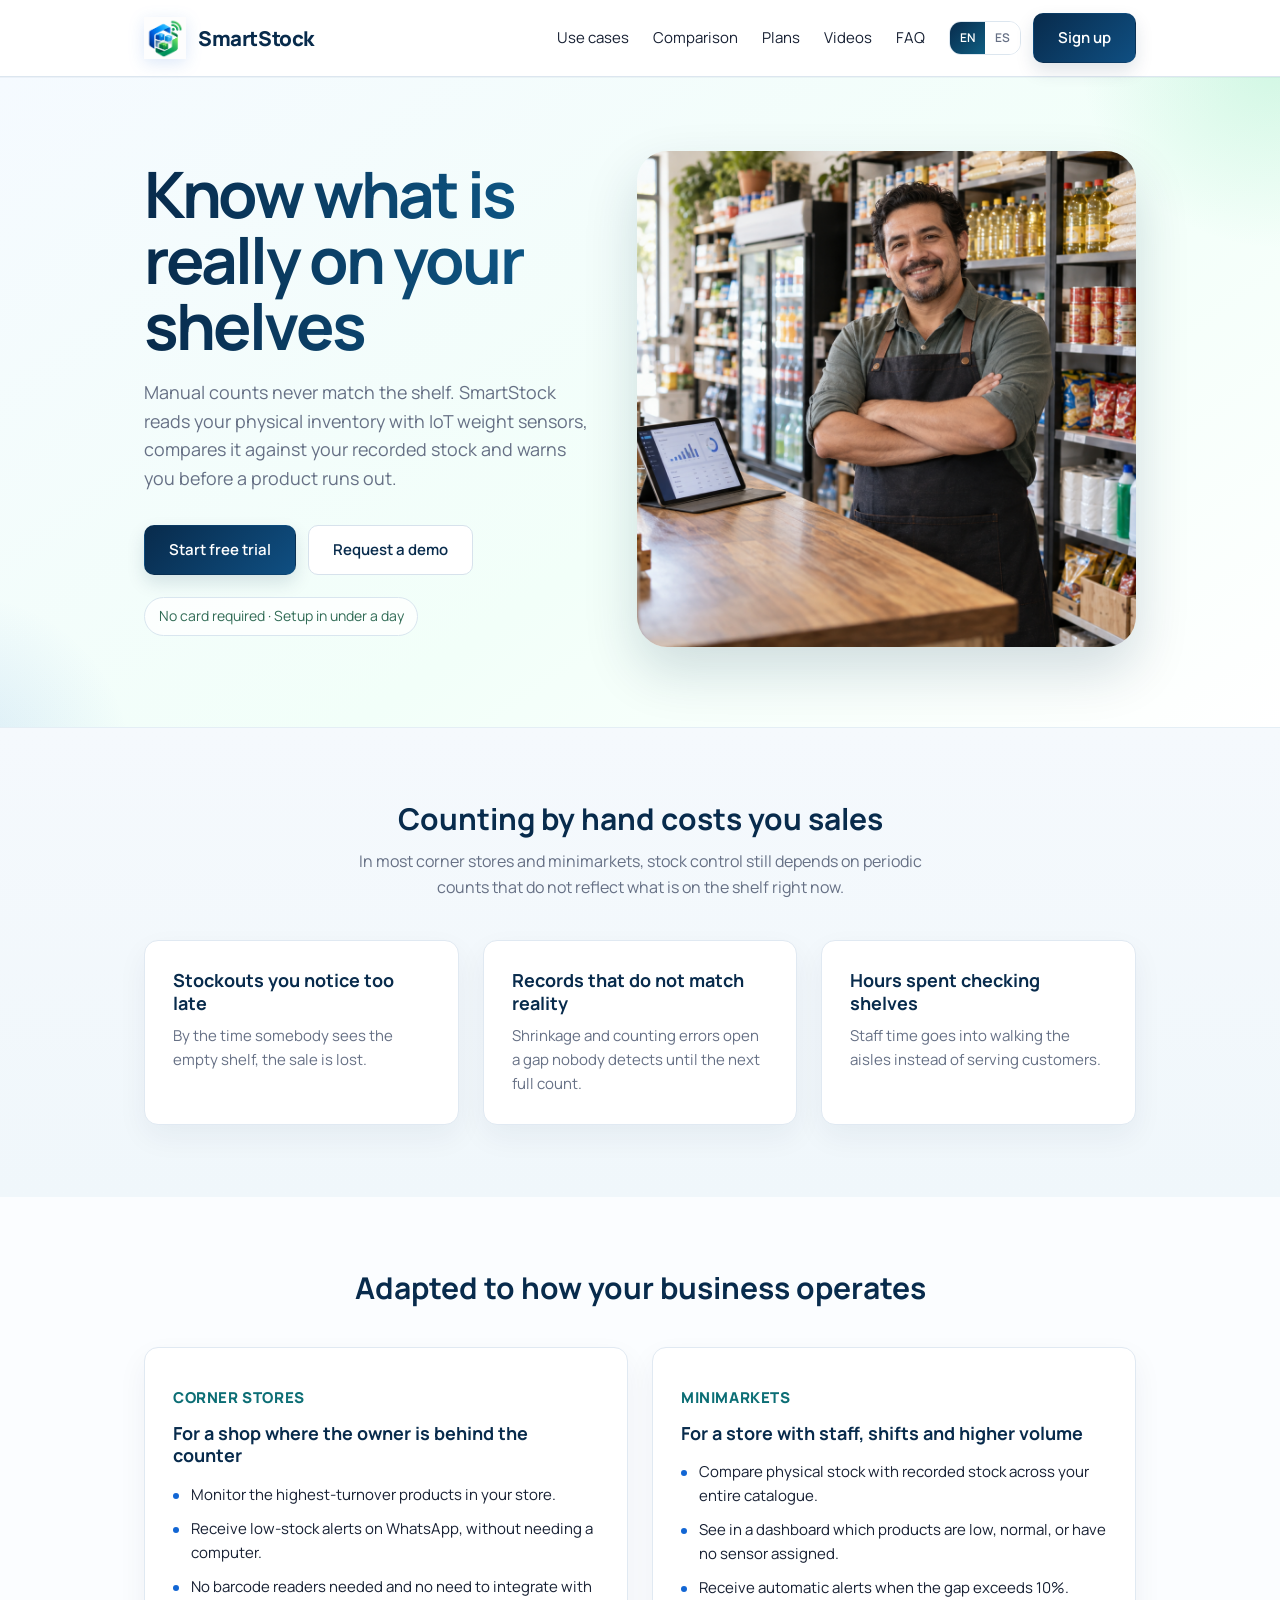
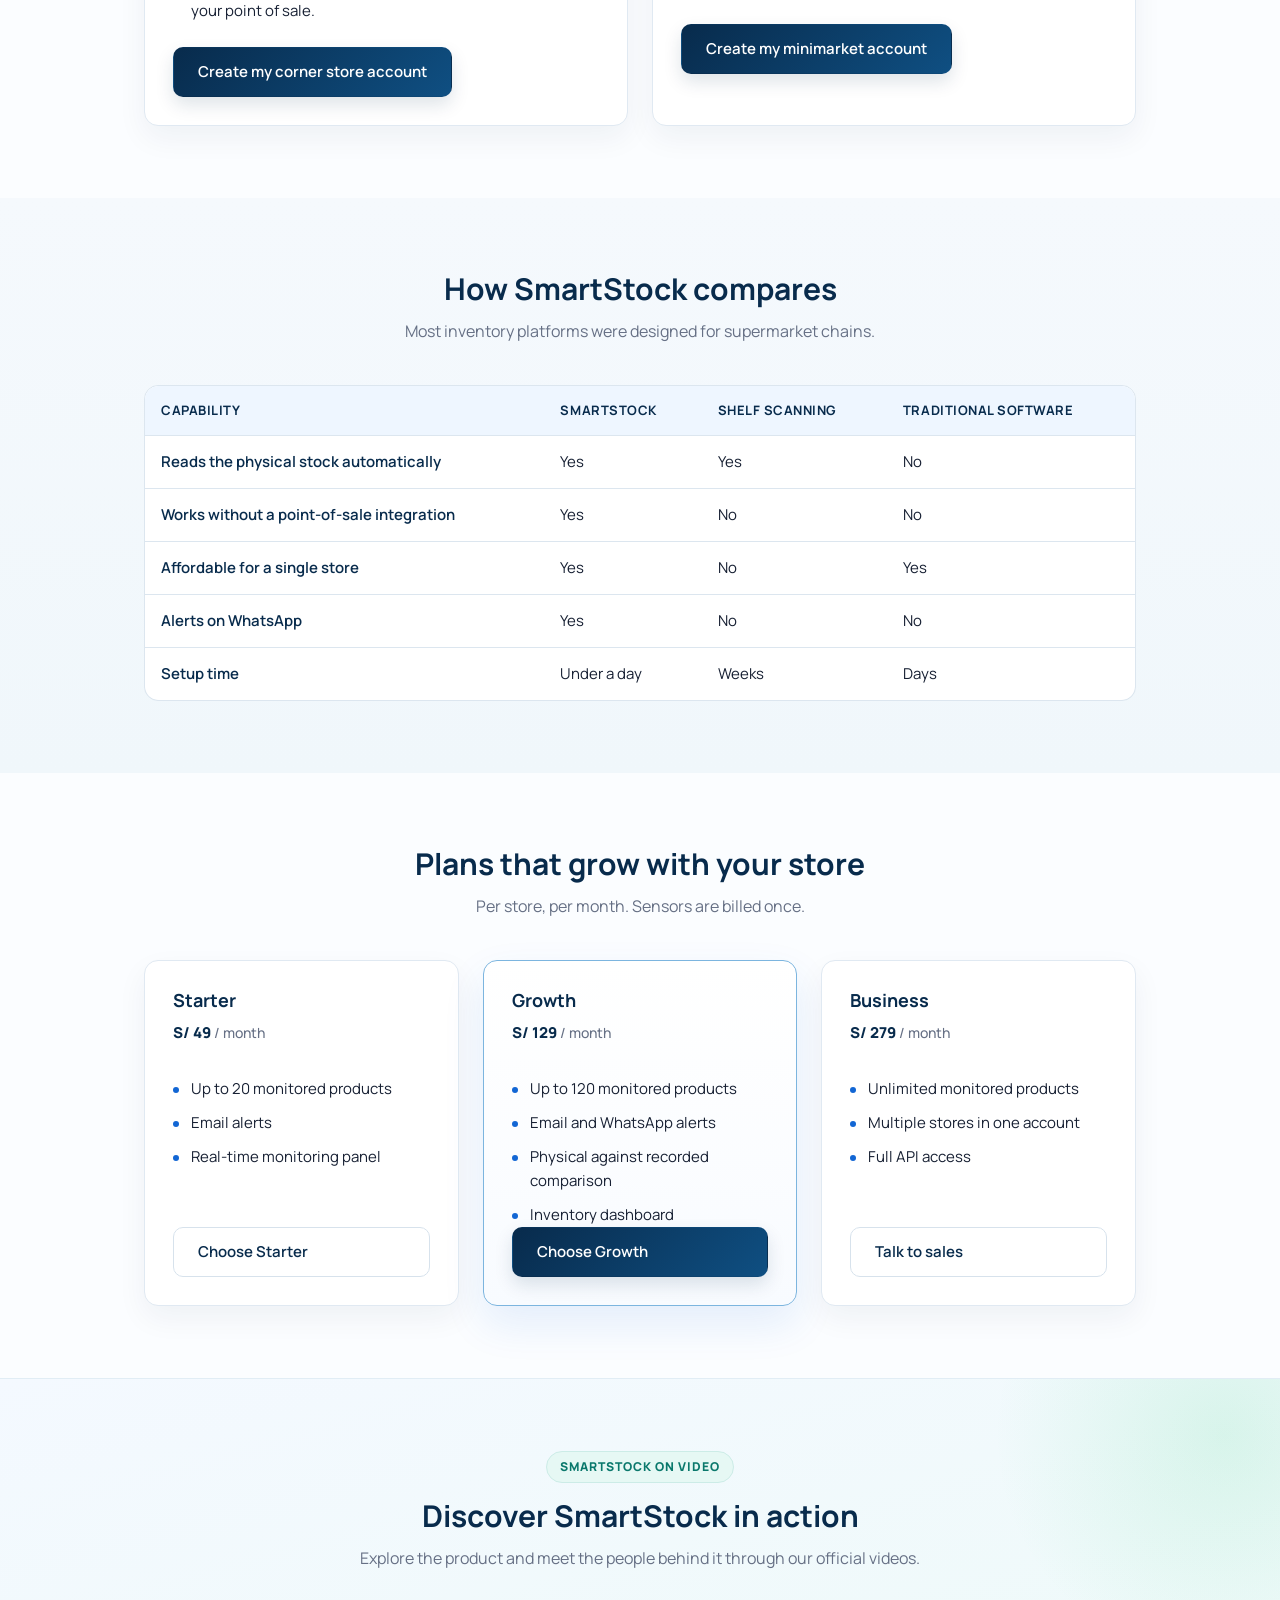
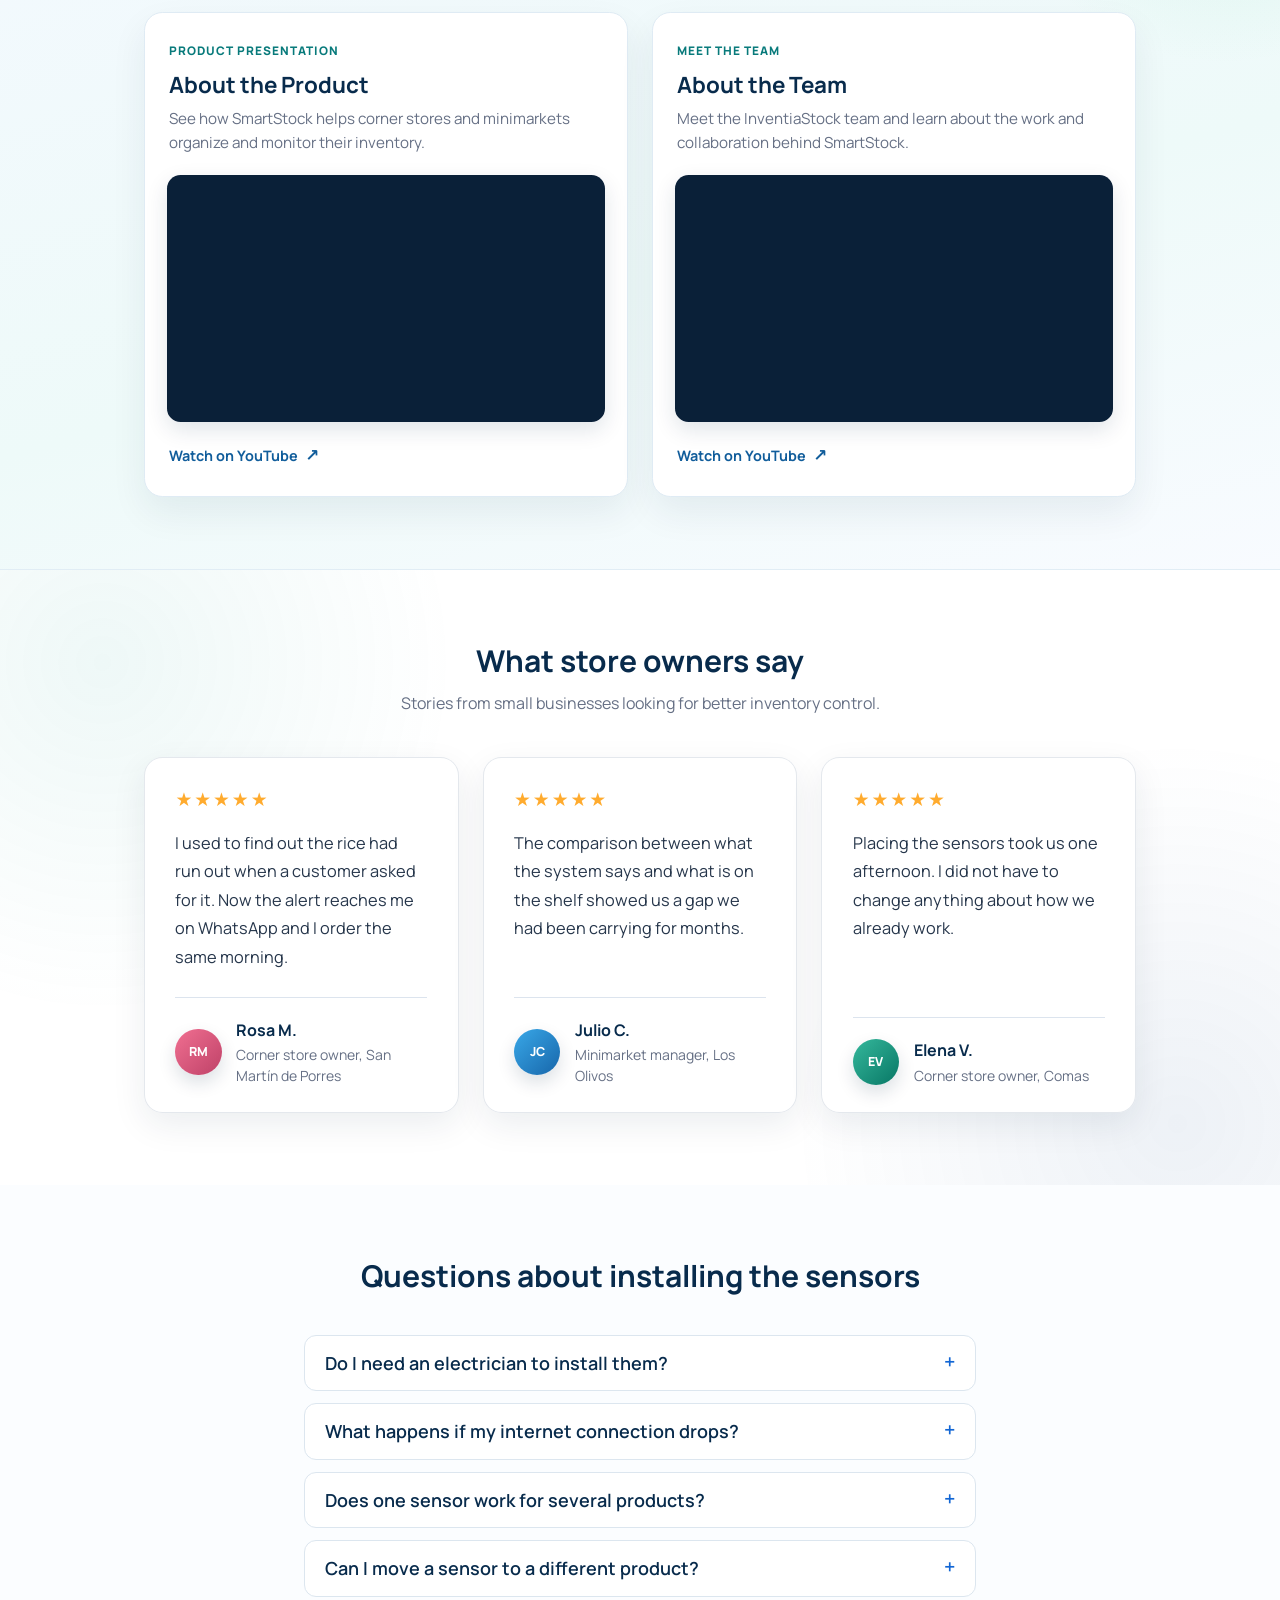
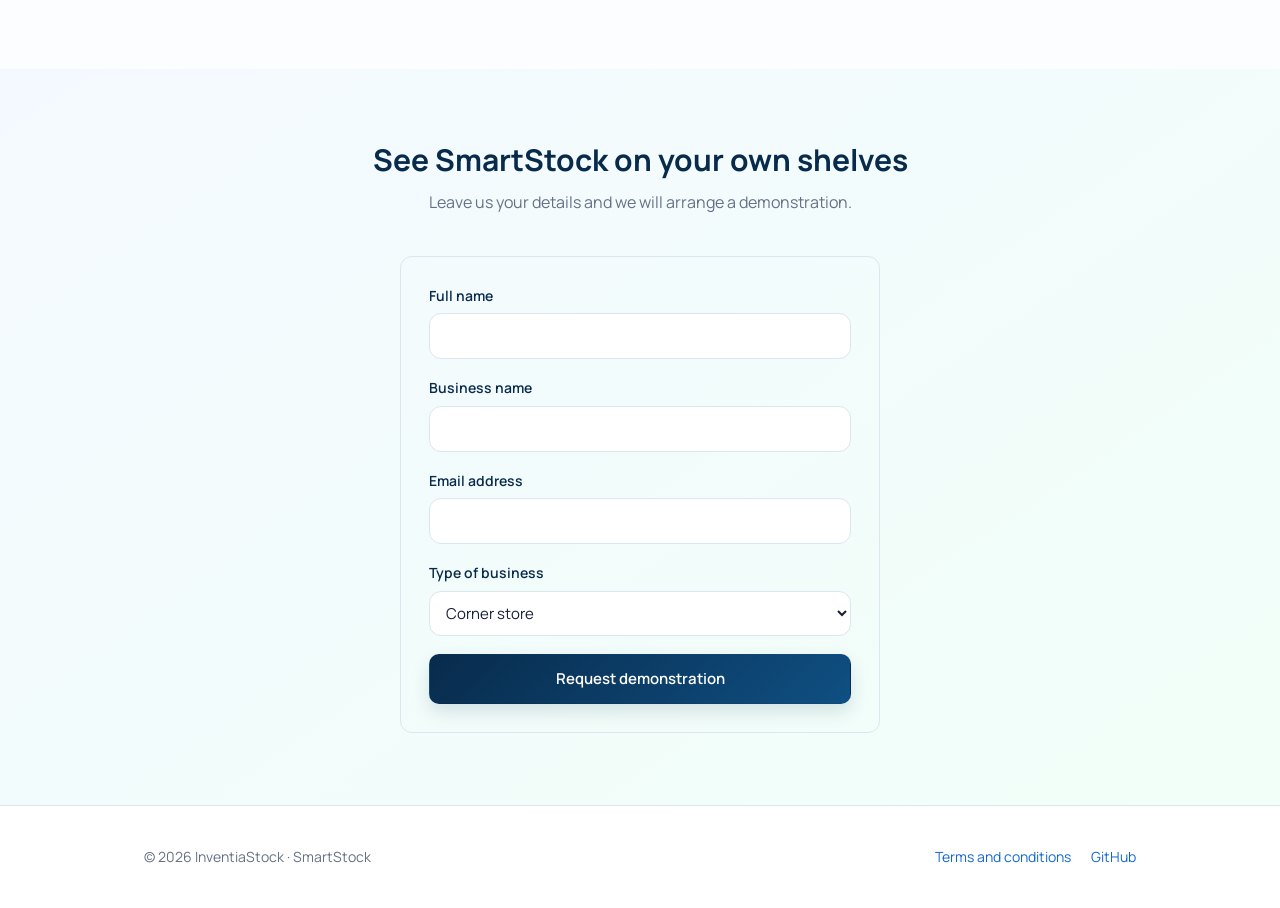
<file: index.html>
<!DOCTYPE html>
<html lang="en-US">
<head>
    <meta charset="UTF-8">
    <meta name="viewport" content="width=device-width, initial-scale=1">

    <title data-i18n="title">SmartStock — IoT inventory monitoring for minimarkets and corner stores</title>
    <meta name="description" data-i18n="desc" data-i18n-attr="content"
          content="SmartStock monitors your physical inventory with IoT weight sensors, compares it against your recorded stock and alerts you before a product runs out.">
    <meta name="keywords" content="inventory management, IoT sensors, stock monitoring, minimarket, corner store, SmartStock, InventiaStock">
    <meta name="author" content="InventiaStock">

    <link rel="icon" href="assets/images/smartstock-logo.png">
    <link rel="stylesheet" href="https://fonts.googleapis.com/css2?family=Manrope:wght@400;600;700&display=swap">
    <link rel="stylesheet" href="styles.css">
</head>
<body>

<a class="skip-link" href="#main" data-i18n="skip">Skip to main content</a>

<header>
    <div class="container bar">
        <a class="brand" href="index.html">
            <!-- feat(landing): logo resized to 42px; nav and language controls carry descriptive aria-labels -->
            <img src="assets/images/smartstock-logo.png" alt="" width="42" height="42">
            SmartStock
        </a>

        <button class="menu" id="menu" type="button" aria-expanded="false" aria-controls="nav">
            <span class="visually-hidden" data-i18n="openMenu">Open navigation menu</span>
            <span aria-hidden="true"></span><span aria-hidden="true"></span><span aria-hidden="true"></span>
        </button>

        <nav id="nav" aria-label="Primary navigation" data-i18n="navAria" data-i18n-attr="aria-label">
            <ul>
                <li><a href="#uses" data-i18n="navUses">Use cases</a></li>
                <li><a href="#compare" data-i18n="navCompare">Comparison</a></li>
                <!-- feat(landing): plan cards include a direct call-to-action button per plan -->
                <li><a href="#plans" data-i18n="navPlans">Plans</a></li>
                <li><a href="#videos" data-i18n="navVideos">Videos</a></li>
                <li><a href="#faq" data-i18n="navFaq">FAQ</a></li>
                <li class="nav-signup"><a href="https://inventiastock.github.io/smartstock-frontend/sign-up" data-i18n="signUp">Sign up</a></li>
            </ul>
        </nav>

        <div class="actions">
            <div class="lang" role="group" aria-label="Language selector" data-i18n="languageAria" data-i18n-attr="aria-label">
                <button type="button" data-lang="en-US" aria-pressed="true">EN</button>
                <button type="button" data-lang="es-419" aria-pressed="false">ES</button>
            </div>
            <!-- feat(landing): sign-up link stays visible in the header actions across the page -->
            <a class="btn" href="https://inventiastock.github.io/smartstock-frontend/sign-up" data-i18n="signUp">Sign up</a>
        </div>
    </div>
</header>

<main id="main">

    <!-- US16 -->
     <!-- feat(landing): hero rebuilt as a two-column layout with kicker and owner photo -->
    <section class="hero">
        <div class="container hero-layout">
            <div class="hero-copy">
                <h1 data-i18n="heroTitle">Know what is really on your shelves</h1>
                <p data-i18n="heroLead">
                    Manual counts never match the shelf. SmartStock reads your physical inventory with
                    IoT weight sensors, compares it against your recorded stock and warns you before a
                    product runs out.
                </p>
                <div class="cta">
                    <!-- feat(landing): hero CTAs (free trial / demo) plus the no-card-required note -->
                    <a class="btn" href="#" data-i18n="heroCta">Start free trial</a>
                    <a class="btn ghost" href="#contact" data-i18n="heroDemo">Request a demo</a>
                </div>
                <p class="note" data-i18n="heroNote">No card required · Setup in under a day</p>
            </div>
            <div class="hero-visual">
                <figure class="hero-media-card">
                    <img src="assets/images/hero-owner-store.png" data-i18n="heroImageAlt" data-i18n-attr="alt" alt="Corner Store owner or Minimarket manager standing beside shelves full of products while using SmartStock to monitor inventory.">
                </figure>
            </div>
        </div>
    </section>

    <!-- US16 -->
    <section class="soft">
        <div class="container">
            <div class="head">
                <h2 data-i18n="probTitle">Counting by hand costs you sales</h2>
                <p data-i18n="probLead">
                    In most corner stores and minimarkets, stock control still depends on periodic
                    counts that do not reflect what is on the shelf right now.
                </p>
            </div>
            <div class="grid cols-3">
                <article class="card">
                    <h3 data-i18n="prob1">Stockouts you notice too late</h3>
                    <p data-i18n="prob1Text">By the time somebody sees the empty shelf, the sale is lost.</p>
                </article>
                <article class="card">
                    <h3 data-i18n="prob2">Records that do not match reality</h3>
                    <p data-i18n="prob2Text">Shrinkage and counting errors open a gap nobody detects until the next full count.</p>
                </article>
                <article class="card">
                    <h3 data-i18n="prob3">Hours spent checking shelves</h3>
                    <p data-i18n="prob3Text">Staff time goes into walking the aisles instead of serving customers.</p>
                </article>
            </div>
        </div>
    </section>

    <!-- US17 and US18 -->
     <!-- content: copy refined for corner store and minimarket audiences -->
    <section id="uses">
        <div class="container">
            <div class="head">
                <h2 data-i18n="usesTitle">Adapted to how your business operates</h2>
            </div>
            <div class="grid cols-2">
                <article class="card">
                    <p class="tag" data-i18n="cornerTag">Corner stores</p>
                    <h3 data-i18n="cornerTitle">For a shop where the owner is behind the counter</h3>
                    <ul>
                        <li data-i18n="corner1">Monitor the highest-turnover products in your store.</li>
                        <li data-i18n="corner2">Receive low-stock alerts on WhatsApp, without needing a computer.</li>
                        <li data-i18n="corner3">No barcode readers needed and no need to integrate with your point of sale.</li>
                    </ul>
                    <a class="btn" href="#" data-i18n="cornerCta">Create my corner store account</a>
                </article>

                <article class="card">
                    <p class="tag" data-i18n="miniTag">Minimarkets</p>
                    <h3 data-i18n="miniTitle">For a store with staff, shifts and higher volume</h3>
                    <ul>
                        <li data-i18n="mini1">Compare physical stock with recorded stock across your entire catalogue.</li>
                        <li data-i18n="mini2">See in a dashboard which products are low, normal, or have no sensor assigned.</li>
                        <li data-i18n="mini3">Receive automatic alerts when the gap exceeds 10%.</li>
                    </ul>
                    <a class="btn" href="#" data-i18n="miniCta">Create my minimarket account</a>
                </article>
            </div>
        </div>
    </section>

    <!-- US23 -->
    <section id="compare" class="soft">
        <div class="container">
            <div class="head">
                <h2 data-i18n="cmpTitle">How SmartStock compares</h2>
                <p data-i18n="cmpLead">Most inventory platforms were designed for supermarket chains.</p>
            </div>
            <div class="scroll">
                <table>
                    <caption class="visually-hidden" data-i18n="cmpCaption">
                        Comparison of SmartStock against shelf-scanning platforms and traditional inventory software
                    </caption>
                    <thead>
                    <tr>
                        <th scope="col" data-i18n="cmpCol0">Capability</th>
                        <th scope="col">SmartStock</th>
                        <th scope="col" data-i18n="cmpCol2">Shelf scanning</th>
                        <th scope="col" data-i18n="cmpCol3">Traditional software</th>
                    </tr>
                    </thead>
                    <tbody>
                    <tr>
                        <th scope="row" data-i18n="cmpRow1">Reads the physical stock automatically</th>
                        <td data-i18n="yes">Yes</td><td data-i18n="yes">Yes</td><td data-i18n="no">No</td>
                    </tr>
                    <tr>
                        <th scope="row" data-i18n="cmpRow2">Works without a point-of-sale integration</th>
                        <td data-i18n="yes">Yes</td><td data-i18n="no">No</td><td data-i18n="no">No</td>
                    </tr>
                    <tr>
                        <th scope="row" data-i18n="cmpRow3">Affordable for a single store</th>
                        <td data-i18n="yes">Yes</td><td data-i18n="no">No</td><td data-i18n="yes">Yes</td>
                    </tr>
                    <tr>
                        <th scope="row" data-i18n="cmpRow4">Alerts on WhatsApp</th>
                        <td data-i18n="yes">Yes</td><td data-i18n="no">No</td><td data-i18n="no">No</td>
                    </tr>
                    <tr>
                        <th scope="row" data-i18n="cmpRow5">Setup time</th>
                        <td data-i18n="cmpFast">Under a day</td>
                        <td data-i18n="cmpWeeks">Weeks</td>
                        <td data-i18n="cmpDays">Days</td>
                    </tr>
                    </tbody>
                </table>
            </div>
        </div>
    </section>

    <!-- US19 -->
    <section id="plans">
        <div class="container">
            <div class="head">
                <h2 data-i18n="plansTitle">Plans that grow with your store</h2>
                <p data-i18n="plansLead">Per store, per month. Sensors are billed once.</p>
            </div>
            <div class="grid cols-3">
                <article class="card plan">
                    <h3 data-i18n="p1Name">Starter</h3>
                    <p class="price">S/ 49 <span data-i18n="perMonth">/ month</span></p>
                    <ul>
                        <li data-i18n="p1f1">Up to 20 monitored products</li>
                        <li data-i18n="p1f2">Email alerts</li>
                        <li data-i18n="p1f3">Real-time monitoring panel</li>
                    </ul>
                    <a class="btn ghost block" href="#" data-i18n="p1Cta">Choose Starter</a>
                </article>

                <article class="card plan pick">
                    <h3 data-i18n="p2Name">Growth</h3>
                    <p class="price">S/ 129 <span data-i18n="perMonth">/ month</span></p>
                    <ul>
                        <li data-i18n="p2f1">Up to 120 monitored products</li>
                        <li data-i18n="p2f2">Email and WhatsApp alerts</li>
                        <li data-i18n="p2f3">Physical against recorded comparison</li>
                        <li data-i18n="p2f4">Inventory dashboard</li>
                    </ul>
                    <a class="btn block" href="#" data-i18n="p2Cta">Choose Growth</a>
                </article>

                <article class="card plan">
                    <h3 data-i18n="p3Name">Business</h3>
                    <p class="price">S/ 279 <span data-i18n="perMonth">/ month</span></p>
                    <ul>
                        <li data-i18n="p3f1">Unlimited monitored products</li>
                        <li data-i18n="p3f2">Multiple stores in one account</li>
                        <li data-i18n="p3f3">Full API access</li>
                    </ul>
                    <a class="btn ghost block" href="#contact" data-i18n="p3Cta">Talk to sales</a>
                </article>
            </div>
        </div>
    </section>

    <!-- TB2 / Sprint 4: About-the-Product and About-the-Team videos -->
    <section id="videos" class="videos-section" aria-labelledby="videos-heading">
        <div class="container">
            <div class="head videos-heading">
                <span class="videos-eyebrow" data-i18n="videosEyebrow">SMARTSTOCK ON VIDEO</span>
                <h2 id="videos-heading" data-i18n="videosTitle">Discover SmartStock in action</h2>
                <p data-i18n="videosIntro">Explore the product and meet the people behind it through our official videos.</p>
            </div>

            <div class="videos-grid">
                <article class="video-card" aria-labelledby="product-video-heading">
                    <div class="video-card-top">
                        <span class="video-card-kicker" data-i18n="productVideoKicker">PRODUCT PRESENTATION</span>
                        <h3 id="product-video-heading" data-i18n="productVideoTitle">About the Product</h3>
                        <p data-i18n="productVideoDescription">See how SmartStock helps corner stores and minimarkets organize and monitor their inventory.</p>
                    </div>
                    <div class="video-player">
                        <iframe
                                src="https://www.youtube.com/embed/DbCaHNab3lo"
                            title="SmartStock — About the Product video"
                            data-i18n="productVideoIframeTitle"
                            data-i18n-attr="title"
                            loading="lazy"
                            referrerpolicy="strict-origin-when-cross-origin"
                            allow="accelerometer; autoplay; clipboard-write; encrypted-media; gyroscope; picture-in-picture; web-share"
                            allowfullscreen></iframe>
                    </div>
                    <a class="video-external-link" href="https://youtu.be/DbCaHNab3lo" target="_blank" rel="noopener noreferrer" data-i18n="videosWatchOnYoutube">Watch on YouTube</a>
                </article>

                <article class="video-card" aria-labelledby="team-video-heading">
                    <div class="video-card-top">
                        <span class="video-card-kicker" data-i18n="teamVideoKicker">MEET THE TEAM</span>
                        <h3 id="team-video-heading" data-i18n="teamVideoTitle">About the Team</h3>
                        <p data-i18n="teamVideoDescription">Meet the InventiaStock team and learn about the work and collaboration behind SmartStock.</p>
                    </div>
                    <div class="video-player">
                        <iframe
                                src="https://www.youtube.com/embed/33r9JR7VIto"
                            title="SmartStock — About the Team video"
                            data-i18n="teamVideoIframeTitle"
                            data-i18n-attr="title"
                            loading="lazy"
                            referrerpolicy="strict-origin-when-cross-origin"
                            allow="accelerometer; autoplay; clipboard-write; encrypted-media; gyroscope; picture-in-picture; web-share"
                            allowfullscreen></iframe>
                    </div>
                    <a class="video-external-link" href="https://youtu.be/33r9JR7VIto" target="_blank" rel="noopener noreferrer" data-i18n="videosWatchOnYoutube">Watch on YouTube</a>
                </article>
            </div>
        </div>
    </section>

    <!-- US22 -->
     <!-- feat(landing): testimonials rebuilt as a card grid layout -->
    <section class="testimonials-section">
        <div class="container">
            <div class="head testimonials-head">
                <h2 data-i18n="testTitle">What store owners say</h2>
                <p data-i18n="testLead">Stories from small businesses looking for better inventory control.</p>
            </div>

            <div class="testimonials-grid">
                <figure class="testimonial-card">
                    <!-- feat(landing): avatars, 5-star ratings and roles added to each testimonial -->
                    <div class="testimonial-stars" aria-label="5 stars" data-i18n="stars5" data-i18n-attr="aria-label"><span aria-hidden="true">★★★★★</span></div>
                    <blockquote><p data-i18n="test1">
                        I used to find out the rice had run out when a customer asked for it. Now the
                        alert reaches me on WhatsApp and I order the same morning.
                    </p></blockquote>
                    <figcaption>
                        <div class="testimonial-avatar avatar-rose" aria-hidden="true">RM</div>
                        <div class="testimonial-person">
                            <strong>Rosa M.</strong>
                            <span data-i18n="test1Role">Corner store owner, San Martín de Porres</span>
                        </div>
                    </figcaption>
                </figure>

                <figure class="testimonial-card">
                    <div class="testimonial-stars" aria-label="5 stars" data-i18n="stars5" data-i18n-attr="aria-label"><span aria-hidden="true">★★★★★</span></div>
                    <blockquote><p data-i18n="test2">
                        The comparison between what the system says and what is on the shelf showed us
                        a gap we had been carrying for months.
                    </p></blockquote>
                    <figcaption>
                        <div class="testimonial-avatar avatar-blue" aria-hidden="true">JC</div>
                        <div class="testimonial-person">
                            <strong>Julio C.</strong>
                            <span data-i18n="test2Role">Minimarket manager, Los Olivos</span>
                        </div>
                    </figcaption>
                </figure>

                <figure class="testimonial-card">
                    <div class="testimonial-stars" aria-label="5 stars" data-i18n="stars5" data-i18n-attr="aria-label"><span aria-hidden="true">★★★★★</span></div>
                    <blockquote><p data-i18n="test3">
                        Placing the sensors took us one afternoon. I did not have to change anything
                        about how we already work.
                    </p></blockquote>
                    <figcaption>
                        <div class="testimonial-avatar avatar-green" aria-hidden="true">EV</div>
                        <div class="testimonial-person">
                            <strong>Elena V.</strong>
                            <span data-i18n="test3Role">Corner store owner, Comas</span>
                        </div>
                    </figcaption>
                </figure>
            </div>
        </div>
    </section>

    <!-- US21 -->
    <section id="faq">
        <div class="container">
            <div class="head">
                <h2 data-i18n="faqTitle">Questions about installing the sensors</h2>
            </div>
            <div class="faq">
                <div>
                    <h3><button type="button" aria-expanded="false" aria-controls="a1" id="q1">
                        <span data-i18n="q1">Do I need an electrician to install them?</span>
                    </button></h3>
                    <div id="a1" role="region" aria-labelledby="q1" hidden>
                        <p data-i18n="a1">
                            No. Each sensor is a tray that sits on the shelf, connects to your Wi-Fi and
                            plugs into a standard outlet. You link it to a product from the panel.
                        </p>
                    </div>
                </div>
                <div>
                    <h3><button type="button" aria-expanded="false" aria-controls="a2" id="q2">
                        <span data-i18n="q2">What happens if my internet connection drops?</span>
                    </button></h3>
                    <div id="a2" role="region" aria-labelledby="q2" hidden>
                        <p data-i18n="a2">
                            The panel marks the sensor as disconnected after five minutes without a new
                            reading, so you always know whether what you see is current.
                        </p>
                    </div>
                </div>
                <div>
                    <h3><button type="button" aria-expanded="false" aria-controls="a3" id="q3">
                        <span data-i18n="q3">Does one sensor work for several products?</span>
                    </button></h3>
                    <div id="a3" role="region" aria-labelledby="q3" hidden>
                        <p data-i18n="a3">
                            No. Each sensor is linked to one product, because the reading is a weight and
                            mixing products would make it impossible to tell which one went down.
                        </p>
                    </div>
                </div>
                <div>
                    <h3><button type="button" aria-expanded="false" aria-controls="a4" id="q4">
                        <span data-i18n="q4">Can I move a sensor to a different product?</span>
                    </button></h3>
                    <div id="a4" role="region" aria-labelledby="q4" hidden>
                        <p data-i18n="a4">
                            Yes. You unlink it from the panel and link it to the new product, which records
                            a new reference weight. The previous reading history is kept.
                        </p>
                    </div>
                </div>
            </div>
        </div>
    </section>

    <!-- US20 -->
    <section id="contact" class="soft">
        <div class="container">
            <div class="head">
                <h2 data-i18n="contactTitle">See SmartStock on your own shelves</h2>
                <p data-i18n="contactLead">Leave us your details and we will arrange a demonstration.</p>
            </div>

            <form id="demo" novalidate>
                <div class="field">
                    <label for="name" data-i18n="fName">Full name</label>
                    <input type="text" id="name" name="name" autocomplete="name" required aria-describedby="nameError">
                    <p class="error" id="nameError" role="alert"></p>
                </div>
                <div class="field">
                    <label for="business" data-i18n="fBusiness">Business name</label>
                    <input type="text" id="business" name="business" autocomplete="organization" required aria-describedby="businessError">
                    <p class="error" id="businessError" role="alert"></p>
                </div>
                <div class="field">
                    <label for="email" data-i18n="fEmail">Email address</label>
                    <input type="email" id="email" name="email" autocomplete="email" required aria-describedby="emailError">
                    <p class="error" id="emailError" role="alert"></p>
                </div>
                <div class="field">
                    <label for="segment" data-i18n="fSegment">Type of business</label>
                    <select id="segment" name="segment">
                        <option value="corner-store" data-i18n="fCorner">Corner store</option>
                        <option value="minimarket" data-i18n="fMini">Minimarket</option>
                    </select>
                </div>
                <button class="btn block" type="submit" data-i18n="fSubmit">Request demonstration</button>
                <p class="status" id="status" role="status" aria-live="polite"></p>
            </form>
        </div>
    </section>

</main>

<footer>
    <div class="container foot">
        <p data-i18n="copyright">© 2026 InventiaStock · SmartStock</p>
        <ul>
            <li><a href="terms-of-service.html" data-i18n="terms">Terms and conditions</a></li>
            <li><a href="https://github.com/InventiaStock" rel="noopener">GitHub</a></li>
        </ul>
    </div>
</footer>

<script src="script.js"></script>
</body>
</html>
</file>
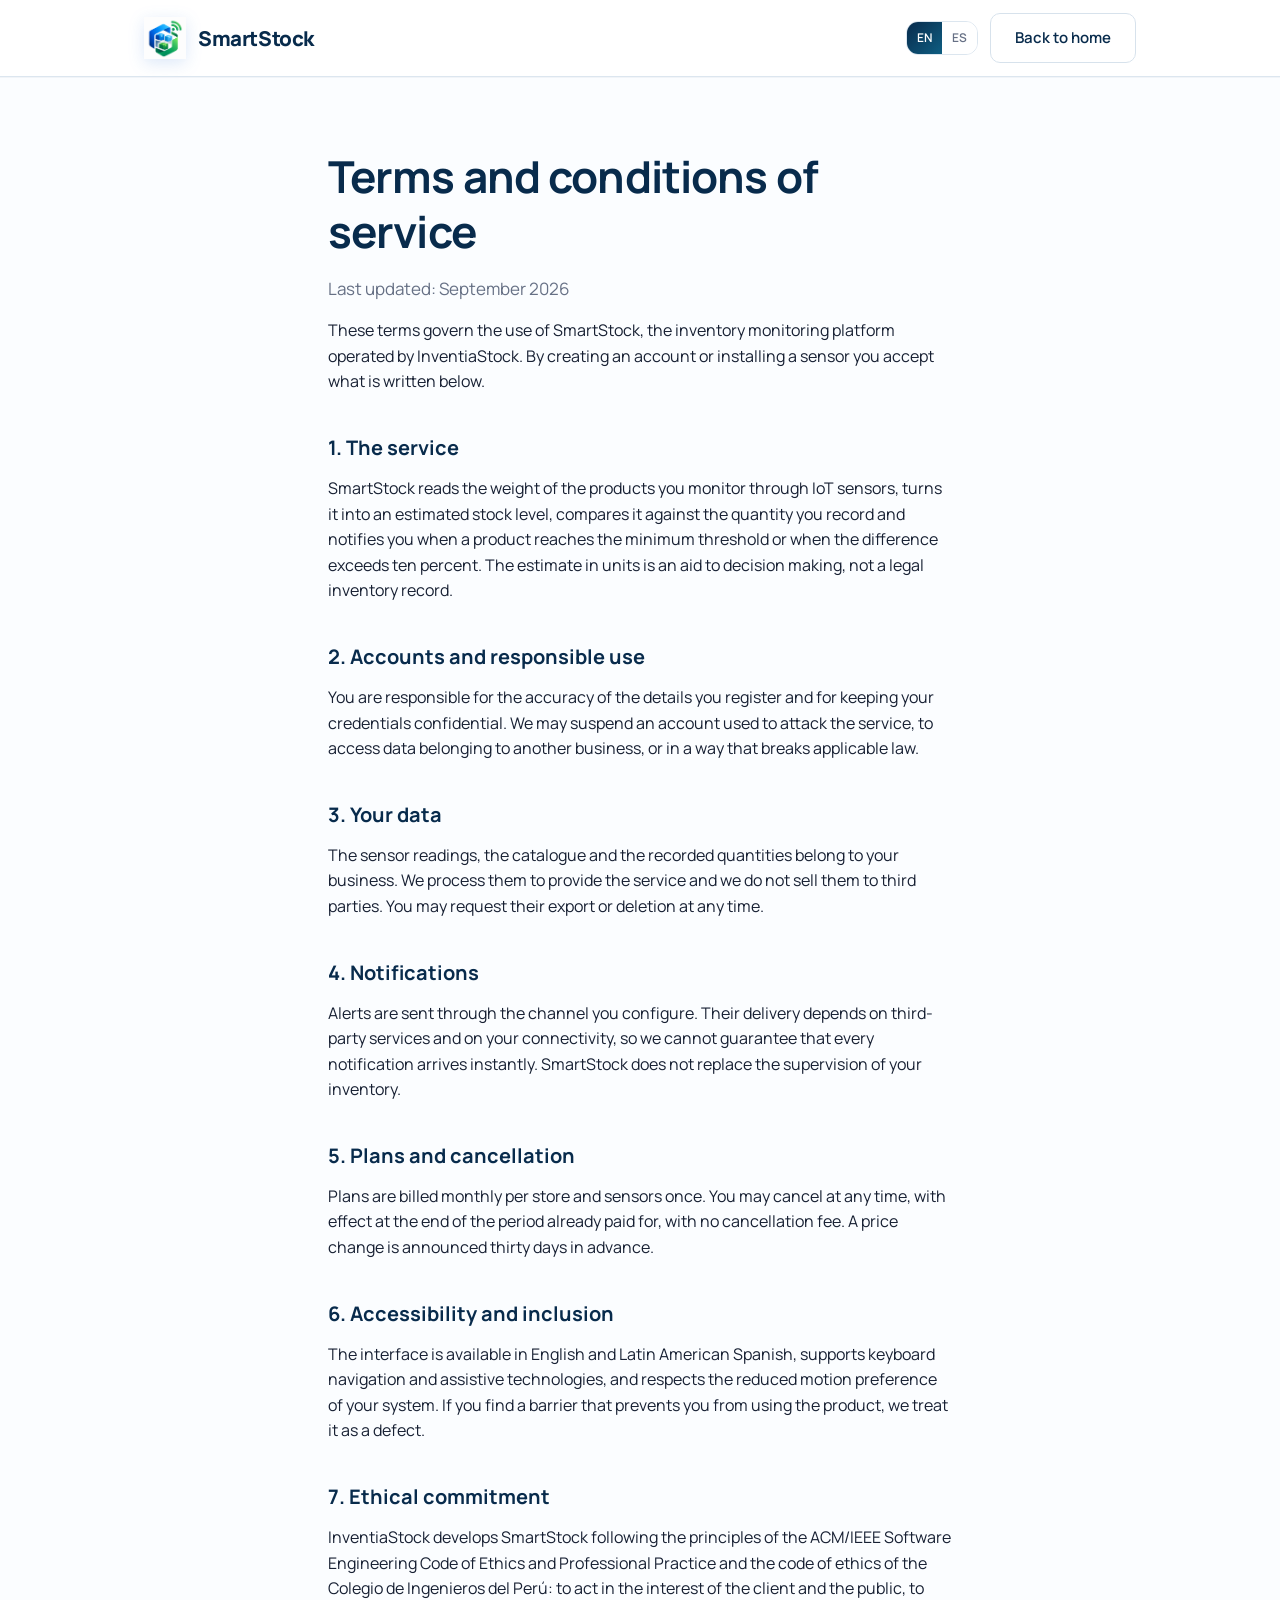
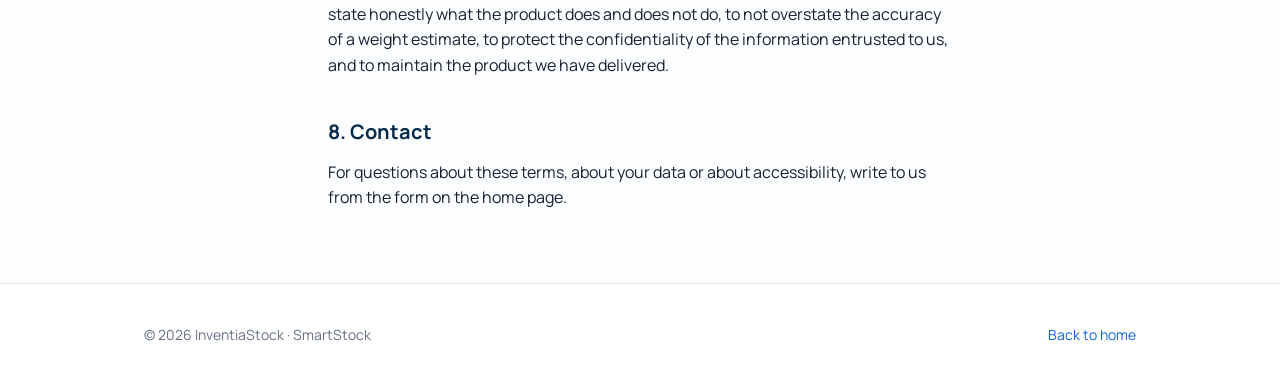
<file: terms-of-service.html>
<!DOCTYPE html>
<html lang="en-US">
<head>
    <meta charset="UTF-8">
    <meta name="viewport" content="width=device-width, initial-scale=1">

    <title data-i18n="termsTitle">Terms and conditions — SmartStock</title>
    <meta name="description" content="Terms and conditions of service of SmartStock, the IoT inventory monitoring platform by InventiaStock.">
    <meta name="keywords" content="terms and conditions, SmartStock, InventiaStock">
    <meta name="author" content="InventiaStock">

    <link rel="icon" href="assets/images/smartstock-logo.png">
    <link rel="stylesheet" href="https://fonts.googleapis.com/css2?family=Manrope:wght@400;600;700&display=swap">
    <link rel="stylesheet" href="styles.css">
</head>
<body>

<a class="skip-link" href="#main" data-i18n="skip">Skip to main content</a>

<header>
    <div class="container bar">
        <a class="brand" href="index.html">
            <img src="assets/images/smartstock-logo.png" alt="" width="42" height="42">
            SmartStock
        </a>
        <div class="actions" style="margin-left:auto">
            <div class="lang" role="group" aria-label="Language selector" data-i18n="languageAria" data-i18n-attr="aria-label">
                <button type="button" data-lang="en-US" aria-pressed="true">EN</button>
                <button type="button" data-lang="es-419" aria-pressed="false">ES</button>
            </div>
            <a class="btn ghost" href="index.html" data-i18n="backHome">Back to home</a>
        </div>
    </div>
</header>

<main id="main">
    <section>
        <div class="container doc">
            <h1 data-i18n="termsTitle">Terms and conditions of service</h1>
            <p class="lead" data-i18n="termsUpdated">Last updated: September 2026</p>
            <p data-i18n="termsIntro">
                These terms govern the use of SmartStock, the inventory monitoring platform operated
                by InventiaStock. By creating an account or installing a sensor you accept what is
                written below.
            </p>

            <h2 data-i18n="t1">1. The service</h2>
            <p data-i18n="t1Text">
                SmartStock reads the weight of the products you monitor through IoT sensors, turns it
                into an estimated stock level, compares it against the quantity you record and
                notifies you when a product reaches the minimum threshold or when the difference
                exceeds ten percent. The estimate in units is an aid to decision making, not a legal
                inventory record.
            </p>

            <h2 data-i18n="t2">2. Accounts and responsible use</h2>
            <p data-i18n="t2Text">
                You are responsible for the accuracy of the details you register and for keeping your
                credentials confidential. We may suspend an account used to attack the service, to
                access data belonging to another business, or in a way that breaks applicable law.
            </p>

            <h2 data-i18n="t3">3. Your data</h2>
            <p data-i18n="t3Text">
                The sensor readings, the catalogue and the recorded quantities belong to your
                business. We process them to provide the service and we do not sell them to third
                parties. You may request their export or deletion at any time.
            </p>

            <h2 data-i18n="t4">4. Notifications</h2>
            <p data-i18n="t4Text">
                Alerts are sent through the channel you configure. Their delivery depends on
                third-party services and on your connectivity, so we cannot guarantee that every
                notification arrives instantly. SmartStock does not replace the supervision of your
                inventory.
            </p>

            <h2 data-i18n="t5">5. Plans and cancellation</h2>
            <p data-i18n="t5Text">
                Plans are billed monthly per store and sensors once. You may cancel at any time, with
                effect at the end of the period already paid for, with no cancellation fee. A price
                change is announced thirty days in advance.
            </p>

            <h2 data-i18n="t6">6. Accessibility and inclusion</h2>
            <p data-i18n="t6Text">
                The interface is available in English and Latin American Spanish, supports keyboard
                navigation and assistive technologies, and respects the reduced motion preference of
                your system. If you find a barrier that prevents you from using the product, we treat
                it as a defect.
            </p>

            <h2 data-i18n="t7">7. Ethical commitment</h2>
            <p data-i18n="t7Text">
                InventiaStock develops SmartStock following the principles of the ACM/IEEE Software
                Engineering Code of Ethics and Professional Practice and the code of ethics of the
                Colegio de Ingenieros del Perú: to act in the interest of the client and the public,
                to state honestly what the product does and does not do, to not overstate the
                accuracy of a weight estimate, to protect the confidentiality of the information
                entrusted to us, and to maintain the product we have delivered.
            </p>

            <h2 data-i18n="t8">8. Contact</h2>
            <p data-i18n="t8Text">
                For questions about these terms, about your data or about accessibility, write to us
                from the form on the home page.
            </p>
        </div>
    </section>
</main>

<footer>
    <div class="container foot">
        <p data-i18n="copyright">© 2026 InventiaStock · SmartStock</p>
        <ul>
            <li><a href="index.html" data-i18n="backHome">Back to home</a></li>
        </ul>
    </div>
</footer>

<script src="script.js"></script>
</body>
</html>
</file>
<file: styles.css>
/* SmartStock — Landing Page
   Blanco como fondo dominante, azul marino para titulares y acciones. */

:root {
    --navy: #0a2342;
    --blue: #1b4f8f;
    --ink: #1c2430;
    --muted: #5b6673;
    --border: #e2e6ec;
    --soft: #f7f9fb;
    --radius: 8px;
    --max: 1040px;
}

* {
    box-sizing: border-box;
}

body {
    margin: 0;
    background: #ffffff;
    color: var(--ink);
    font-family: 'Manrope', 'Segoe UI', system-ui, sans-serif;
    font-size: 1rem;
    line-height: 1.6;
}

h1, h2, h3 {
    margin: 0;
    color: var(--navy);
    line-height: 1.25;
}

h1 { font-size: 2.75rem; letter-spacing: -0.02em; }
h2 { font-size: 1.875rem; }
h3 { font-size: 1.125rem; }

p { margin: 0; }
img { max-width: 100%; height: auto; }
ul { margin: 0; padding: 0; list-style: none; }

a {
    color: var(--blue);
    text-decoration: none;
}

a:hover { text-decoration: underline; }

:focus-visible {
    outline: 2px solid var(--blue);
    outline-offset: 2px;
}

.visually-hidden {
    position: absolute;
    width: 1px;
    height: 1px;
    overflow: hidden;
    clip: rect(0 0 0 0);
    white-space: nowrap;
}

.skip-link {
    position: absolute;
    top: -100%;
    left: 1rem;
    z-index: 10;
    padding: 0.75rem 1.25rem;
    background: var(--navy);
    color: #ffffff;
    border-radius: 0 0 var(--radius) var(--radius);
}

.skip-link:focus { top: 0; }

.container {
    width: 100%;
    max-width: var(--max);
    margin: 0 auto;
    padding: 0 1.5rem;
}

section { padding: 4.5rem 0; }
.soft { background: var(--soft); }

.head {
    max-width: 38rem;
    margin: 0 auto 2.5rem;
    text-align: center;
}

.head p {
    margin-top: 0.75rem;
    color: var(--muted);
}

/* Botones */

.btn {
    display: inline-block;
    padding: 0.75rem 1.5rem;
    border: 1px solid var(--navy);
    border-radius: var(--radius);
    background: var(--navy);
    color: #ffffff;
    font: inherit;
    font-weight: 600;
    font-size: 0.9375rem;
    cursor: pointer;
}

.btn:hover {
    background: var(--blue);
    border-color: var(--blue);
    text-decoration: none;
}

.btn.ghost {
    background: transparent;
    color: var(--navy);
    border-color: var(--border);
}

.btn.ghost:hover {
    background: var(--soft);
    border-color: var(--navy);
    color: var(--navy);
}

.btn.block { width: 100%; }

/* Header */

header {
    border-bottom: 1px solid var(--border);
    background: #ffffff;
    position: sticky;
    top: 0;
    z-index: 5;
}

.bar {
    display: flex;
    align-items: center;
    gap: 1.5rem;
    min-height: 4rem;
}

.brand {
    display: flex;
    align-items: center;
    gap: 0.625rem;
    color: var(--navy);
    font-weight: 700;
}

.brand:hover { text-decoration: none; }
.brand img { width: 42px; height: 42px; }

nav { margin-left: auto; }

nav ul {
    display: flex;
    gap: 1.5rem;
}

nav a {
    color: var(--ink);
    font-size: 0.9375rem;
}

.actions {
    display: flex;
    align-items: center;
    gap: 0.75rem;
}

/* El registro vive en la barra en escritorio y dentro del menú en móvil. */
.nav-signup { display: none; }

.lang {
    display: flex;
    border: 1px solid var(--border);
    border-radius: var(--radius);
    overflow: hidden;
}

.lang button {
    padding: 0.375rem 0.625rem;
    border: 0;
    background: #ffffff;
    color: var(--muted);
    font: inherit;
    font-size: 0.75rem;
    font-weight: 600;
    cursor: pointer;
}

.lang button[aria-pressed='true'] {
    background: var(--navy);
    color: #ffffff;
}

.menu {
    display: none;
    padding: 0.5rem;
    border: 1px solid var(--border);
    border-radius: var(--radius);
    background: #ffffff;
    cursor: pointer;
}

.menu span {
    display: block;
    width: 18px;
    height: 2px;
    margin: 3px 0;
    background: var(--navy);
}

/* Hero */

.hero {
    padding: 5.5rem 0 4.5rem;
    text-align: center;
}

.hero p {
    max-width: 38rem;
    margin: 1.25rem auto 0;
    font-size: 1.125rem;
    color: var(--muted);
}

.hero .cta {
    display: flex;
    justify-content: center;
    flex-wrap: wrap;
    gap: 0.75rem;
    margin-top: 2rem;
}

.hero .note {
    margin-top: 1rem;
    font-size: 0.875rem;
}

/* Rejillas y tarjetas */

.grid {
    display: grid;
    gap: 1.5rem;
}

.cols-3 { grid-template-columns: repeat(3, 1fr); }
.cols-2 { grid-template-columns: repeat(2, 1fr); }

.card {
    padding: 1.75rem;
    border: 1px solid var(--border);
    border-radius: var(--radius);
    background: #ffffff;
}

.card p {
    margin-top: 0.625rem;
    color: var(--muted);
    font-size: 0.9375rem;
}

.card ul {
    margin-top: 1rem;
    display: grid;
    gap: 0.625rem;
    font-size: 0.9375rem;
}

.card li {
    padding-left: 1.125rem;
    position: relative;
}

.card li::before {
    content: '';
    position: absolute;
    left: 0;
    top: 0.625rem;
    width: 6px;
    height: 6px;
    border-radius: 50%;
    background: var(--blue);
}

.card .btn { margin-top: 1.5rem; }

.tag {
    display: inline-block;
    margin-bottom: 0.75rem;
    font-size: 0.75rem;
    font-weight: 600;
    text-transform: uppercase;
    letter-spacing: 0.06em;
    color: var(--blue);
}

/* Comparación */

.scroll {
    overflow-x: auto;
    border: 1px solid var(--border);
    border-radius: var(--radius);
}

table {
    width: 100%;
    min-width: 34rem;
    border-collapse: collapse;
    font-size: 0.9375rem;
    background: #ffffff;
}

th, td {
    padding: 0.875rem 1rem;
    text-align: left;
    border-bottom: 1px solid var(--border);
}

thead th {
    color: var(--navy);
    font-size: 0.8125rem;
    text-transform: uppercase;
    letter-spacing: 0.04em;
}

tbody tr:last-child th,
tbody tr:last-child td { border-bottom: 0; }

th[scope='row'] { font-weight: 600; color: var(--navy); }

/* Planes */

.plan { display: flex; flex-direction: column; }
.plan.pick { border-color: var(--navy); }

.price {
    margin: 1rem 0;
    font-size: 2rem;
    font-weight: 700;
    color: var(--navy);
}

.price span {
    font-size: 0.875rem;
    font-weight: 400;
    color: var(--muted);
}

.plan .btn { margin-top: auto; }

/* Testimonios */

blockquote { margin: 0; }

figcaption {
    margin-top: 1.25rem;
    padding-top: 1rem;
    border-top: 1px solid var(--border);
    font-size: 0.875rem;
}

figcaption strong { color: var(--navy); }
figcaption span { display: block; color: var(--muted); }

/* Preguntas frecuentes */

.faq {
    max-width: 42rem;
    margin: 0 auto;
}

.faq > div + div { margin-top: 0.75rem; }

.faq > div {
    border: 1px solid var(--border);
    border-radius: var(--radius);
    background: #ffffff;
}

.faq button {
    display: flex;
    justify-content: space-between;
    gap: 1rem;
    width: 100%;
    padding: 1rem 1.25rem;
    border: 0;
    background: transparent;
    font: inherit;
    font-weight: 600;
    color: var(--navy);
    text-align: left;
    cursor: pointer;
}

.faq button::after {
    content: '+';
    color: var(--blue);
    font-size: 1.25rem;
    line-height: 1;
}

.faq button[aria-expanded='true']::after { content: '−'; }

.faq div[id] {
    padding: 0 1.25rem 1.25rem;
    color: var(--muted);
    font-size: 0.9375rem;
}

/* Formulario */

form {
    max-width: 30rem;
    margin: 0 auto;
    padding: 1.75rem;
    border: 1px solid var(--border);
    border-radius: var(--radius);
}

.field { margin-bottom: 1.125rem; }

label {
    display: block;
    margin-bottom: 0.375rem;
    font-size: 0.875rem;
    font-weight: 600;
    color: var(--navy);
}

input, select, textarea {
    width: 100%;
    padding: 0.625rem 0.75rem;
    border: 1px solid var(--border);
    border-radius: var(--radius);
    font: inherit;
    font-size: 0.9375rem;
    color: var(--ink);
    background: #ffffff;
}

textarea { min-height: 5rem; resize: vertical; }

input[aria-invalid='true'] { border-color: #c0392b; }

.error {
    margin-top: 0.25rem;
    font-size: 0.8125rem;
    color: #c0392b;
}

.error:empty { display: none; }

.status {
    margin-top: 1rem;
    font-size: 0.9375rem;
    font-weight: 600;
}

.status:empty { display: none; }
.status.ok { color: #1e7e46; }
.status.bad { color: #c0392b; }

/* Pie */

footer {
    padding: 2.5rem 0;
    border-top: 1px solid var(--border);
    font-size: 0.875rem;
    color: var(--muted);
}

.foot {
    display: flex;
    flex-wrap: wrap;
    gap: 1rem;
    justify-content: space-between;
    align-items: center;
}

.foot ul {
    display: flex;
    gap: 1.25rem;
}

/* Página de términos */

.doc { max-width: 42rem; }
.doc h2 { margin: 2.5rem 0 0.75rem; font-size: 1.25rem; }
.doc p { margin-top: 1rem; color: var(--ink); }
.doc .lead { font-size: 1.0625rem; color: var(--muted); }

/* Adaptación a pantallas pequeñas */

@media (max-width: 900px) {
    h1 { font-size: 2.125rem; }
    h2 { font-size: 1.5rem; }
    .cols-3, .cols-2 { grid-template-columns: 1fr; }
}

/* fix(landing): navbar collapses below 720px so sign-up moves into the menu and stays reachable (US24) */
@media (max-width: 720px) {
    section { padding: 3rem 0; }
    .hero { padding: 3.5rem 0 3rem; }
    .container { padding: 0 1.25rem; }

    /* La barra deja de competir por el ancho: el botón de registro sale de
       ella y baja al menú, de modo que arriba solo quedan la marca, el
       selector de idioma y el botón de menú. */
    .bar { flex-wrap: wrap; gap: 0.75rem; padding: 0.75rem 0; min-height: 0; }
    .brand { font-size: 0.9375rem; }
    .actions { margin-left: auto; }
    .actions > .btn { display: none; }

    .menu { display: block; order: 3; }
    nav { order: 4; flex-basis: 100%; margin-left: 0; }
    nav[hidden] { display: none; }
    nav ul { flex-direction: column; gap: 0; padding-bottom: 0.75rem; }
    nav a { display: block; padding: 0.75rem 0; border-bottom: 1px solid var(--border); }

    .nav-signup { display: block; }
    .nav-signup a { color: var(--navy); font-weight: 600; border-bottom: 0; }
}

@media (prefers-reduced-motion: reduce) {
    * { transition: none !important; animation: none !important; }
}
/* ===== SmartStock Landing visual refresh 2026 ===== */
:root{
    --navy:#082b4c;
    --blue:#1266d4;
    --cyan:#0ea5a8;
    --mint:#2fcf78;
    --ink:#172033;
    --muted:#667085;
    --border:#dce6ef;
    --soft:#f5f9fd;
    --radius:12px;
}
body{background:#fbfdff}
header{background:rgba(255,255,255,.93);backdrop-filter:blur(10px);box-shadow:0 1px 0 rgba(8,43,76,.04)}
.brand img{filter:drop-shadow(0 4px 8px rgba(18,102,212,.15))}
.btn{border-color:transparent;background:linear-gradient(135deg,var(--navy),#0f4f82);border-radius:10px;box-shadow:0 8px 18px rgba(8,43,76,.13);transition:.18s ease}
.btn:hover{background:linear-gradient(135deg,#0d355b,var(--blue));transform:translateY(-1px);box-shadow:0 12px 24px rgba(8,43,76,.17)}
.btn.ghost{background:#fff;color:var(--navy);border-color:#d7e2ec;box-shadow:none}.btn.ghost:hover{background:#f4f9fd;border-color:#a9bfd3}
.hero{position:relative;overflow:hidden;background:linear-gradient(145deg,#f5faff 0%,#f2fff9 58%,#ffffff 100%);border-bottom:1px solid #e4eef5}
.hero:before{content:"";position:absolute;width:420px;height:420px;border-radius:50%;right:-210px;top:-240px;background:radial-gradient(circle,rgba(47,207,120,.18),transparent 68%)}
.hero:after{content:"";position:absolute;width:360px;height:360px;border-radius:50%;left:-220px;bottom:-220px;background:radial-gradient(circle,rgba(18,102,212,.12),transparent 68%)}
.hero .container{position:relative;z-index:1}.hero h1{font-size:3rem;background:linear-gradient(90deg,var(--navy),#0f5d8d);-webkit-background-clip:text;background-clip:text;color:transparent}.hero .note{display:inline-block;padding:.35rem .7rem;border-radius:999px;background:#edf8f4;color:#306b55}
.soft{background:linear-gradient(180deg,#f5f9fd 0%,#f0f7fb 100%)}
.card{border-color:#e0e9f2;border-radius:14px;box-shadow:0 12px 30px rgba(8,43,76,.055);transition:.2s ease;position:relative;overflow:hidden}.card:hover{transform:translateY(-3px);box-shadow:0 18px 36px rgba(8,43,76,.09)}
.card:before{content:"";position:absolute;left:0;top:0;width:4px;height:100%;background:linear-gradient(180deg,var(--blue),var(--mint));opacity:.0;transition:.2s}.card:hover:before{opacity:1}
.tag{color:#0c6e75!important;font-weight:800!important;letter-spacing:.04em;text-transform:uppercase}
.plan.pick{border:1.5px solid #7cb5df;box-shadow:0 18px 42px rgba(18,102,212,.10);background:linear-gradient(180deg,#ffffff,#f8fbff)}
.price{color:var(--navy)!important;font-weight:800}.price span{font-weight:500;color:var(--muted)}
table{box-shadow:0 14px 34px rgba(8,43,76,.055);border-radius:14px;overflow:hidden}thead{background:#eef6ff}.scroll{border-radius:14px}
.faq-item,details{border-radius:12px!important}
#contact{background:linear-gradient(145deg,#f4f9ff,#f1fff8)}
footer{background:#fff}
.lang button[aria-pressed='true']{background:linear-gradient(135deg,var(--navy),#0f5e82)}
@media(max-width:720px){.hero h1{font-size:2.25rem}.card:hover{transform:none}}


/* ===== Header brand sizing update ===== */
.brand{
    font-size:1.28rem;
    font-weight:800;
    gap:.75rem;
    letter-spacing:-.02em;
}
.brand img{
    width:42px;
    height:42px;
    flex:0 0 42px;
}
.bar{
    min-height:4.75rem;
}
@media (max-width:720px){
    .brand{font-size:1.05rem;}
    .brand img{width:34px;height:34px;flex-basis:34px;}
    .bar{min-height:0;}
}

/* =========================================================
   TESTIMONIOS — estilo visual reforzado
   ========================================================= */
/* style(landing): grid and card styles for the new testimonials layout */
.testimonials-section {
    position: relative;
    overflow: hidden;
    background:
        radial-gradient(circle at 8% 15%, rgba(40, 167, 155, 0.08), transparent 22rem),
        radial-gradient(circle at 92% 90%, rgba(27, 79, 143, 0.08), transparent 24rem),
        #ffffff;
}

.testimonials-head {
    max-width: 46rem;
}

.testimonials-head .eyebrow {
    display: inline-flex;
    align-items: center;
    gap: 0.45rem;
    margin-bottom: 0.7rem;
    padding: 0.35rem 0.75rem;
    border-radius: 999px;
    background: #eaf8f4;
    color: #087765;
    font-size: 0.78rem;
    font-weight: 800;
    letter-spacing: 0.04em;
    text-transform: uppercase;
}

.testimonials-grid {
    display: grid;
    grid-template-columns: repeat(3, minmax(0, 1fr));
    gap: 1.5rem;
}

.testimonial-card {
    display: flex;
    min-height: 22rem;
    margin: 0;
    padding: 2rem 1.9rem 1.65rem;
    flex-direction: column;
    border: 1px solid rgba(226, 230, 236, 0.9);
    border-radius: 1.15rem;
    background: rgba(255, 255, 255, 0.96);
    box-shadow: 0 12px 34px rgba(10, 35, 66, 0.08);
    transition: transform 180ms ease, box-shadow 180ms ease, border-color 180ms ease;
}

.testimonial-card:hover {
    transform: translateY(-4px);
    border-color: rgba(27, 79, 143, 0.18);
    box-shadow: 0 18px 44px rgba(10, 35, 66, 0.12);
}

.testimonial-stars {
    margin-bottom: 1.25rem;
    color: #ffab2e;
    font-size: 1.18rem;
    line-height: 1;
    letter-spacing: 0.12rem;
}

.testimonial-card blockquote {
    flex: 1;
}

.testimonial-card blockquote p {
    color: #26364b;
    font-size: 1.02rem;
    line-height: 1.75;
}

.testimonial-card figcaption {
    display: flex;
    align-items: center;
    gap: 0.9rem;
    margin-top: 1.6rem;
    padding-top: 1.25rem;
    border-top: 1px solid #dce4ee;
    font-size: 0.875rem;
}

.testimonial-avatar {
    display: grid;
    width: 2.9rem;
    height: 2.9rem;
    flex: 0 0 2.9rem;
    place-items: center;
    border-radius: 50%;
    font-size: 0.78rem;
    font-weight: 800;
    color: #ffffff;
    box-shadow: 0 8px 18px rgba(10, 35, 66, 0.14);
}

.avatar-rose {
    background: linear-gradient(135deg, #f06f91, #bf4268);
}

.avatar-blue {
    background: linear-gradient(135deg, #39a8e8, #1766aa);
}

.avatar-green {
    background: linear-gradient(135deg, #35b89c, #087765);
}

.testimonial-person {
    min-width: 0;
}

.testimonial-person strong {
    display: block;
    margin-bottom: 0.12rem;
    color: var(--navy);
    font-size: 1rem;
}

.testimonial-person span {
    display: block;
    color: var(--muted);
    line-height: 1.45;
}

@media (max-width: 850px) {
    .testimonials-grid {
        grid-template-columns: 1fr;
        max-width: 36rem;
        margin: 0 auto;
    }

    .testimonial-card {
        min-height: auto;
    }
}


/* ===== Hero refresh with visual image ===== */
.hero {
    padding: 4.6rem 0 5rem;
    text-align: left;
}

.hero-layout {
    display: grid;
    grid-template-columns: minmax(0, 1.02fr) minmax(0, 0.98fr);
    align-items: center;
    gap: 3rem;
}

.hero-copy {
    max-width: 34rem;
}

.hero-kicker {
    display: inline-flex;
    align-items: center;
    padding: 0.42rem 0.9rem;
    margin-bottom: 1.1rem;
    border-radius: 999px;
    background: rgba(18, 102, 212, 0.10);
    color: var(--blue);
    font-size: 0.82rem;
    font-weight: 800;
    letter-spacing: 0.03em;
}

.hero h1 {
    font-size: clamp(2.8rem, 5vw, 4.35rem);
    line-height: 1.03;
    letter-spacing: -0.045em;
}

.hero p {
    max-width: 34rem;
    margin: 1.2rem 0 0;
    font-size: 1.12rem;
    color: var(--muted);
}

.hero .cta {
    justify-content: flex-start;
    margin-top: 2rem;
}

.hero-chips {
    display: flex;
    flex-wrap: wrap;
    gap: 0.75rem;
    margin-top: 1.35rem;
}

.hero-chips li {
    padding: 0.72rem 1rem;
    border-radius: 999px;
    border: 1px solid #d7e4ef;
    background: rgba(255,255,255,0.88);
    box-shadow: 0 8px 18px rgba(8,43,76,.06);
    color: #3f5d77;
    font-size: 0.94rem;
    font-weight: 700;
    line-height: 1;
}

.hero .note {
    margin-top: 1.25rem;
}

.hero-visual {
    position: relative;
}

.hero-media-card {
    position: relative;
    margin: 0;
}

.hero-media-card img {
    display: block;
    width: 100%;
    min-height: 30rem;
    object-fit: cover;
    border-radius: 1.9rem;
    box-shadow: 0 24px 54px rgba(8,43,76,.16);
}

.hero-floating-card {
    position: absolute;
    left: 1.5rem;
    right: 1.5rem;
    bottom: 1.5rem;
    display: flex;
    align-items: center;
    justify-content: space-between;
    gap: 1rem;
    padding: 1rem 1.2rem;
    border-radius: 1.15rem;
    background: rgba(255,255,255,0.93);
    box-shadow: 0 14px 36px rgba(8,43,76,.12);
    backdrop-filter: blur(6px);
}

.hero-floating-card strong {
    display: block;
    color: var(--navy);
    font-size: 1.12rem;
}

.hero-floating-card span {
    display: block;
    color: var(--muted);
    font-size: 0.92rem;
}

.hero-floating-card b {
    color: #1c9b66;
    font-size: 1.6rem;
    line-height: 1;
}

@media (max-width: 980px) {
    .hero-layout {
        grid-template-columns: 1fr;
        gap: 2rem;
    }

    .hero-copy {
        max-width: none;
        text-align: center;
        margin: 0 auto;
    }

    .hero p {
        margin-left: auto;
        margin-right: auto;
    }

    .hero .cta,
    .hero-chips {
        justify-content: center;
    }

    .hero .note {
        text-align: center;
    }
}

@media (max-width: 720px) {
    .hero {
        padding: 3.4rem 0 3rem;
    }

    .hero h1 {
        font-size: 2.45rem;
    }

    .hero p {
        font-size: 1rem;
    }

    .hero-chips li {
        font-size: 0.88rem;
        padding: 0.66rem 0.9rem;
    }

    .hero-media-card img {
        min-height: 20rem;
        border-radius: 1.35rem;
    }

    .hero-floating-card {
        left: 1rem;
        right: 1rem;
        bottom: 1rem;
        padding: 0.85rem 1rem;
    }

    .hero-floating-card strong {
        font-size: 0.98rem;
    }

    .hero-floating-card span {
        font-size: 0.84rem;
    }

    .hero-floating-card b {
        font-size: 1.3rem;
    }
}


/* ===== Hero horizontal image refinement ===== */
.hero-layout {
    grid-template-columns: minmax(0, 0.95fr) minmax(0, 1.05fr);
    gap: 2.6rem;
}

.hero-copy {
    max-width: 33rem;
}

.hero .note {
    display: inline-block;
    margin-top: 1.4rem;
    padding: 0.45rem 0.85rem;
    border-radius: 999px;
    background: rgba(255,255,255,0.78);
    border: 1px solid #d9e6ef;
}

.hero-media-card {
    margin: 0;
}

.hero-media-card img {
    width: 100%;
    min-height: 0;
    height: 31rem;
    object-fit: cover;
    object-position: center;
    border-radius: 1.9rem;
    box-shadow: 0 24px 54px rgba(8,43,76,.16);
}

.hero-chips,
.hero-floating-card {
    display: none !important;
}

@media (max-width: 1180px) {
    .hero h1 {
        font-size: clamp(2.45rem, 4.7vw, 3.85rem);
    }

    .hero-media-card img {
        height: 27rem;
    }
}

@media (max-width: 980px) {
    .hero-layout {
        grid-template-columns: 1fr;
        gap: 2rem;
    }

    .hero-copy {
        max-width: none;
    }

    .hero-media-card img {
        height: 23rem;
    }
}

@media (max-width: 720px) {
    .hero-media-card img {
        height: 19rem;
        border-radius: 1.25rem;
    }
}


/* =========================================================
   AV2 — About-the-Product / About-the-Team embedded videos
   ========================================================= */
.videos-section {
    position: relative;
    overflow: hidden;
    background: linear-gradient(165deg, #f4f9ff 0%, #eefaf9 60%, #f8fbff 100%);
    border-top: 1px solid #e1edf5;
    border-bottom: 1px solid #e1edf5;
    scroll-margin-top: 5rem;
}

.videos-section::before {
    content: '';
    position: absolute;
    top: -11rem;
    right: -11rem;
    width: 29rem;
    height: 29rem;
    border-radius: 50%;
    background: radial-gradient(circle, rgba(47, 207, 120, .13), transparent 70%);
    pointer-events: none;
}

.videos-section .container { position: relative; }
.videos-heading { max-width: 40rem; }
.videos-heading h2 { margin-top: .85rem; }

.videos-eyebrow {
    display: inline-block;
    padding: .32rem .8rem;
    border: 1px solid #ccece7;
    border-radius: 999px;
    background: #e6f8f4;
    color: #0a786c;
    font-size: .76rem;
    font-weight: 800;
    letter-spacing: .08em;
}

.videos-grid {
    display: grid;
    grid-template-columns: repeat(2, minmax(0, 1fr));
    align-items: stretch;
    gap: 1.5rem;
}

.video-card {
    display: flex;
    flex-direction: column;
    min-width: 0;
    padding: 1.35rem;
    border: 1px solid #dfebf4;
    border-radius: 1.15rem;
    background: #fff;
    box-shadow: 0 16px 36px rgba(8, 43, 76, .07);
}

.video-card-top { flex: 1; padding: .2rem .15rem 1.2rem; }
.video-card-kicker {
    color: #087a7b;
    font-size: .74rem;
    font-weight: 800;
    letter-spacing: .085em;
}
.video-card h3 { margin-top: .5rem; font-size: 1.4rem; }
.video-card-top p { margin-top: .5rem; color: var(--muted); font-size: .95rem; }

.video-player {
    width: 100%;
    aspect-ratio: 16 / 9;
    overflow: hidden;
    border-radius: .85rem;
    background: #0a2038;
    box-shadow: 0 8px 22px rgba(8, 43, 76, .12);
}

.video-player iframe {
    display: block;
    width: 100%;
    height: 100%;
    border: 0;
}

.video-external-link {
    display: inline-flex;
    align-items: center;
    align-self: flex-start;
    gap: .45rem;
    margin-top: 1rem;
    padding: .3rem .15rem;
    color: #115d9b;
    font-size: .9rem;
    font-weight: 700;
}
.video-external-link::after { content: '↗'; font-size: 1.05rem; }
.video-external-link:hover { color: #07345d; }

@media (max-width: 800px) {
    .videos-grid { grid-template-columns: 1fr; max-width: 38rem; margin: 0 auto; }
}

@media (max-width: 480px) {
    .video-card { padding: .85rem; }
    .video-card h3 { font-size: 1.24rem; }
}
</file>
